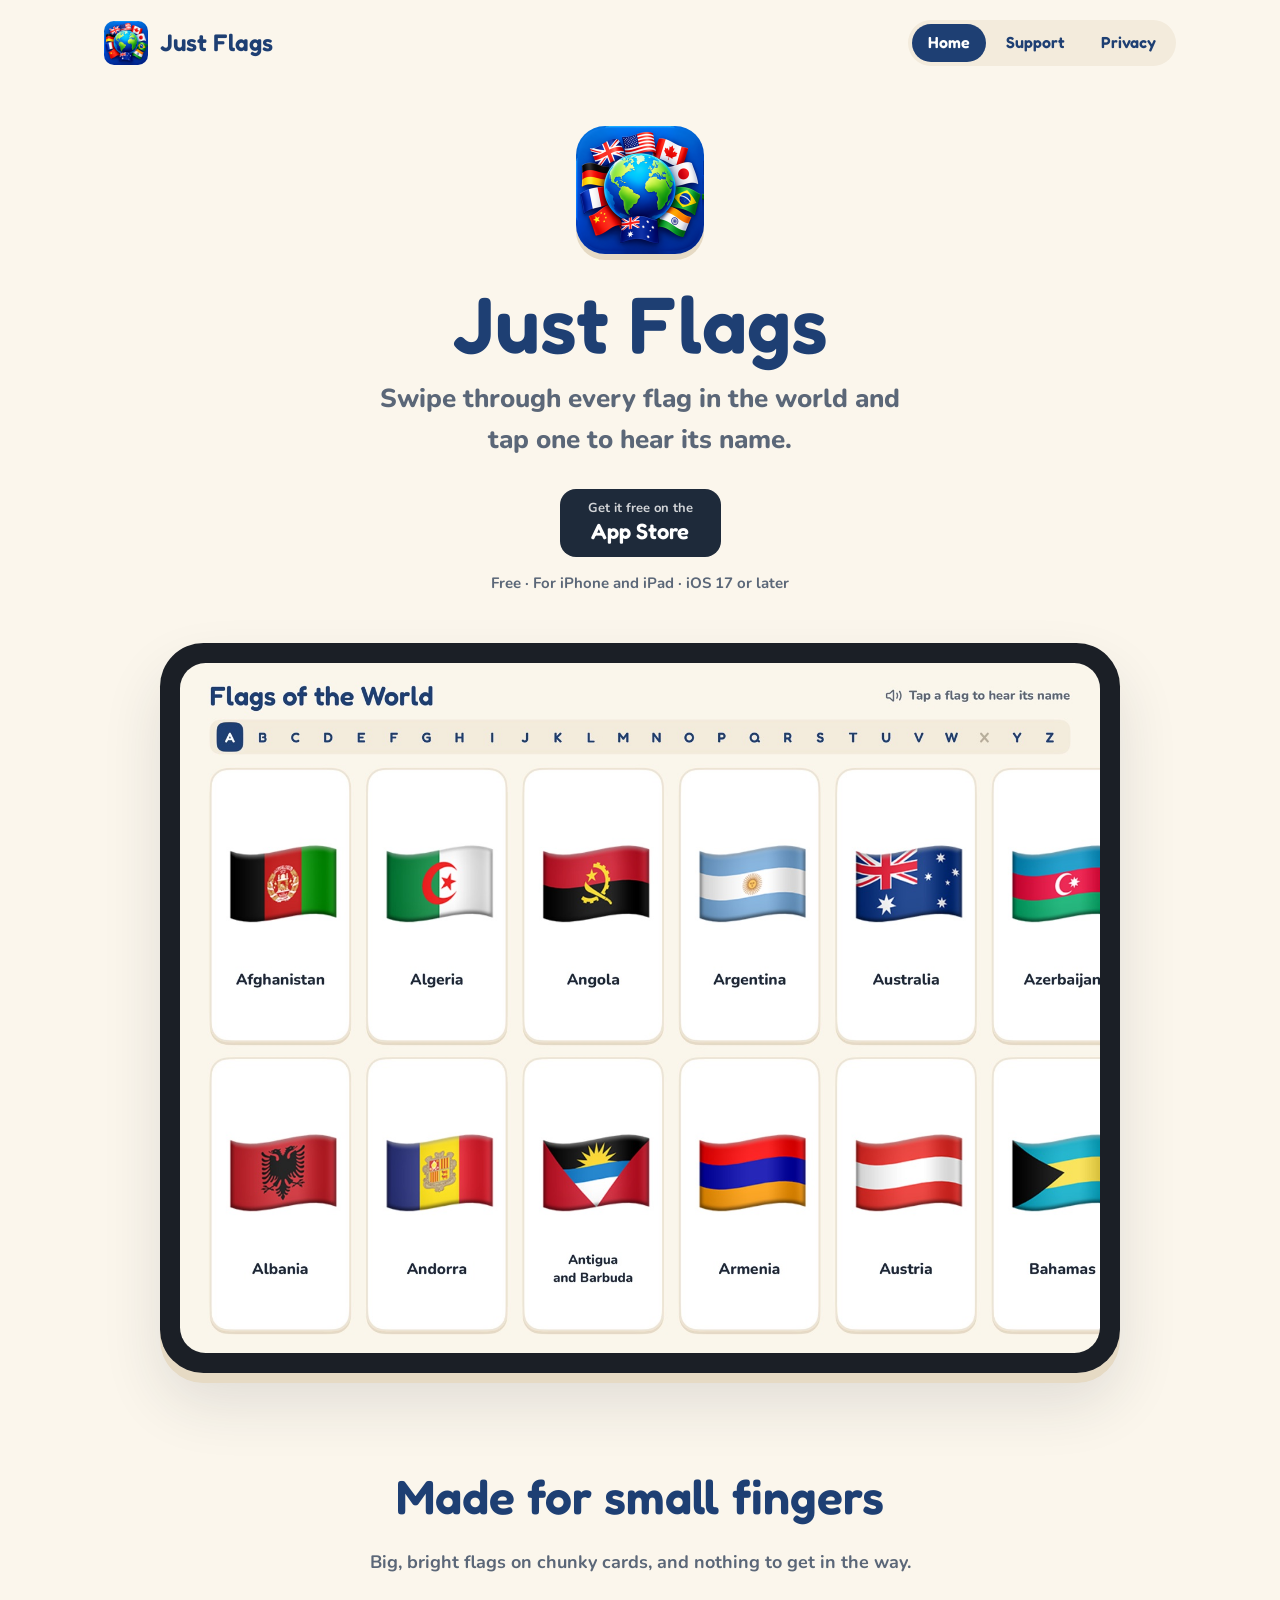
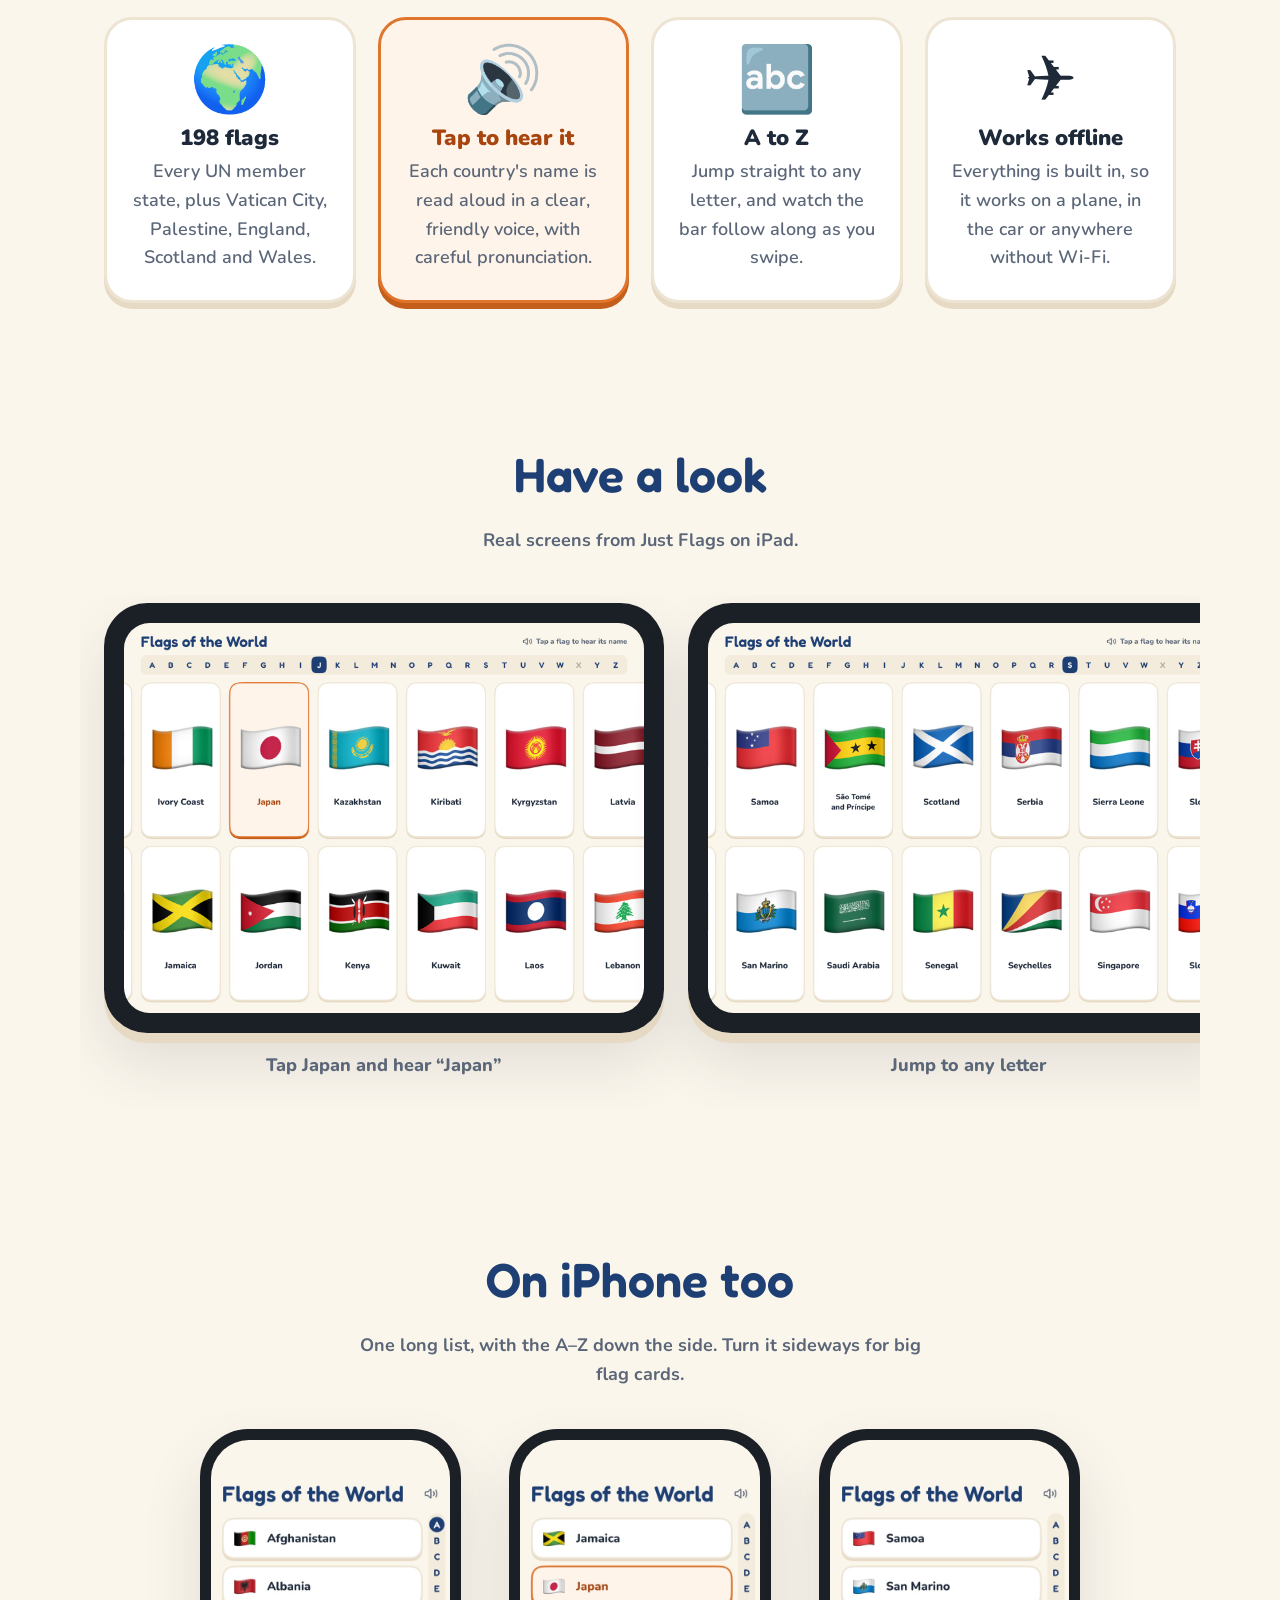
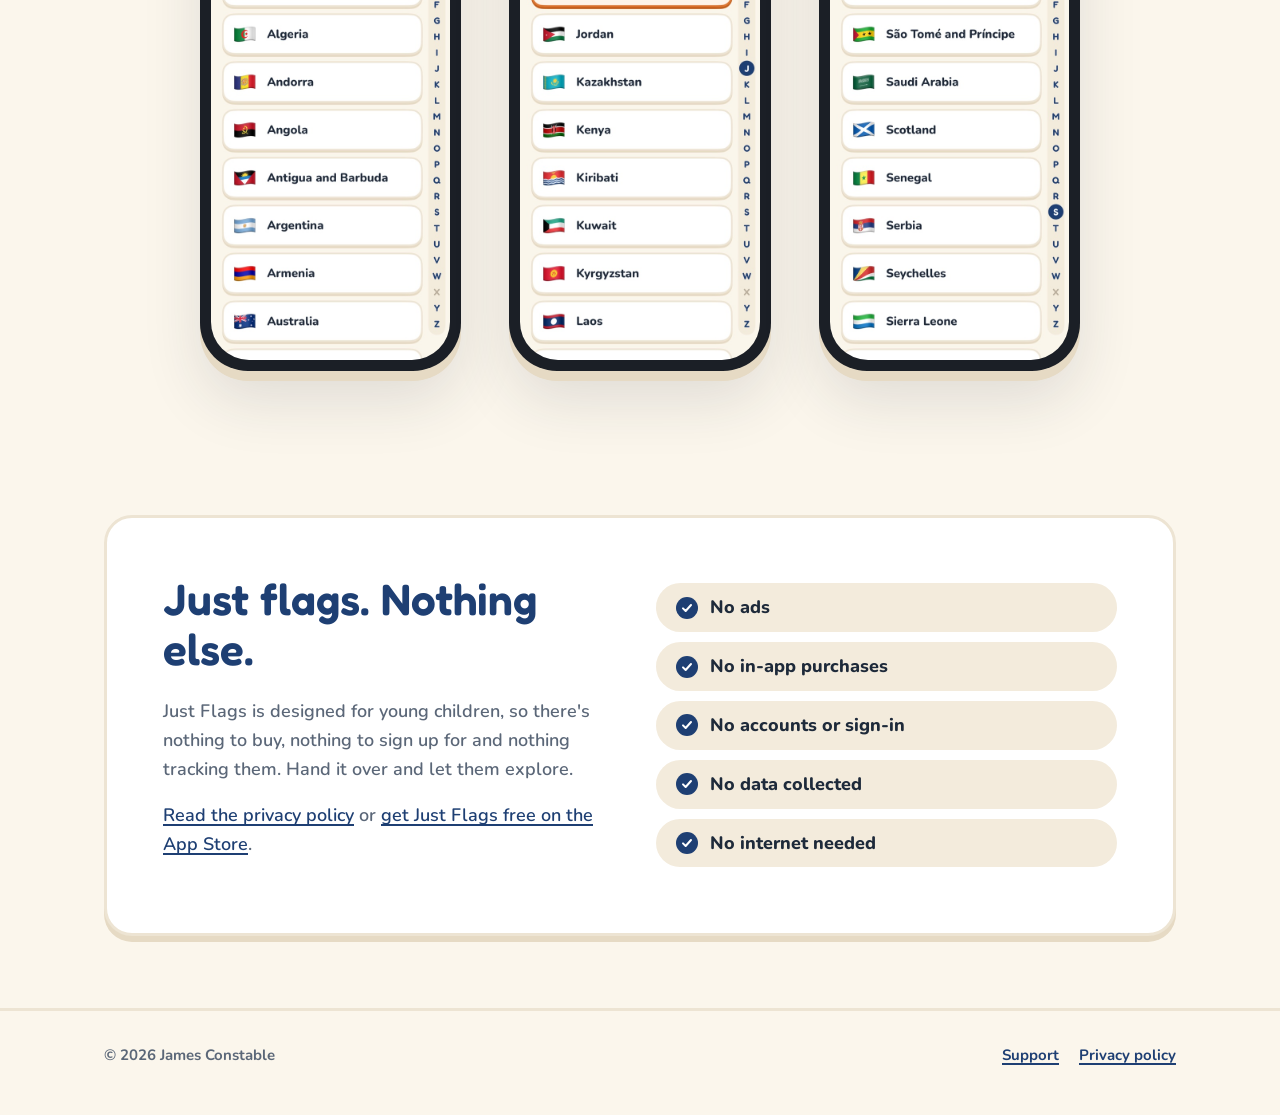
<file: index.html>
<!doctype html>
<html lang="en-GB">
<head>
  <meta charset="utf-8">
  <meta name="viewport" content="width=device-width, initial-scale=1">
  <title>Just Flags – Learn the flags of the world</title>
  <meta name="description" content="Just Flags is an app for iPhone and iPad that helps young children learn the flags of the world. Swipe through all 198 flags and tap one to hear its name. No ads, no accounts, no data collected.">
  <meta property="og:title" content="Just Flags – Learn the flags of the world">
  <meta property="og:description" content="Swipe through every flag in the world and tap to hear its name. An app for iPhone and iPad for young children, with no ads and no data collected.">
  <meta property="og:type" content="website">
  <meta property="og:image" content="assets/screenshots/home.jpg">
  <meta name="apple-itunes-app" content="app-id=6826595814">
  <meta name="theme-color" content="#fbf6ec">
  <link rel="icon" href="favicon.png" type="image/png">
  <link rel="apple-touch-icon" href="apple-touch-icon.png">
  <link rel="stylesheet" href="assets/site.css">
</head>
<body>
  <header class="site-header">
    <div class="wrap">
      <a class="brand" href="./"><img src="assets/icon-256.png" alt="">Just Flags</a>
      <nav class="nav" aria-label="Main">
        <a href="./" aria-current="page">Home</a>
        <a href="support.html">Support</a>
        <a href="privacy.html">Privacy</a>
      </nav>
    </div>
  </header>

  <main>
    <div class="hero">
      <div class="wrap">
        <img class="hero-icon" src="assets/icon-256.png" alt="Just Flags app icon" width="128" height="128">
        <h1>Just Flags</h1>
        <p class="lede">Swipe through every flag in the world and tap one to hear its name.</p>
        <a class="store" id="app-store" href="https://apps.apple.com/app/id6826595814">
          <small>Get it free on the</small>
          <span>App Store</span>
        </a>
        <p class="hero-note">Free · For iPhone and iPad · iOS 17 or later</p>
        <div class="hero-device ipad">
          <img src="assets/screenshots/home.jpg" alt="Just Flags on iPad: a grid of flag cards starting with Afghanistan, under an A to Z bar" width="1600" height="1200">
        </div>
      </div>
    </div>

    <section aria-labelledby="features">
      <div class="wrap">
        <h2 class="section-title" id="features">Made for small fingers</h2>
        <p class="section-lede">Big, bright flags on chunky cards, and nothing to get in the way.</p>
        <div class="cards">
          <div class="card">
            <div class="emoji" aria-hidden="true">🌍</div>
            <h3>198 flags</h3>
            <p>Every UN member state, plus Vatican City, Palestine, England, Scotland and Wales.</p>
          </div>
          <div class="card highlight">
            <div class="emoji" aria-hidden="true">🔊</div>
            <h3>Tap to hear it</h3>
            <p>Each country's name is read aloud in a clear, friendly voice, with careful pronunciation.</p>
          </div>
          <div class="card">
            <div class="emoji" aria-hidden="true">🔤</div>
            <h3>A to Z</h3>
            <p>Jump straight to any letter, and watch the bar follow along as you swipe.</p>
          </div>
          <div class="card">
            <div class="emoji" aria-hidden="true">✈️</div>
            <h3>Works offline</h3>
            <p>Everything is built in, so it works on a plane, in the car or anywhere without Wi-Fi.</p>
          </div>
        </div>
      </div>
    </section>

    <section aria-labelledby="screens">
      <div class="wrap">
        <h2 class="section-title" id="screens">Have a look</h2>
        <p class="section-lede">Real screens from Just Flags on iPad.</p>
        <div class="gallery" tabindex="0" aria-label="Screenshots">
          <figure>
            <div class="ipad"><img src="assets/screenshots/tap-japan.jpg" alt="The Japan card highlighted in orange after being tapped" width="1600" height="1200"></div>
            <figcaption>Tap Japan and hear “Japan”</figcaption>
          </figure>
          <figure>
            <div class="ipad"><img src="assets/screenshots/jump-s.jpg" alt="The grid scrolled to countries starting with S, with S highlighted in the A to Z bar" width="1600" height="1200"></div>
            <figcaption>Jump to any letter</figcaption>
          </figure>
          <figure>
            <div class="ipad"><img src="assets/screenshots/tap-united-kingdom.jpg" alt="The United Kingdom card highlighted, next to Ukraine, Uruguay and the United States" width="1600" height="1200"></div>
            <figcaption>From Tuvalu to Vietnam</figcaption>
          </figure>
          <figure>
            <div class="ipad"><img src="assets/screenshots/jump-w.jpg" alt="The grid scrolled to Wales, Yemen, Zambia and Zimbabwe" width="1600" height="1200"></div>
            <figcaption>England, Scotland and Wales too</figcaption>
          </figure>
        </div>
      </div>
    </section>

    <section aria-labelledby="iphone">
      <div class="wrap">
        <h2 class="section-title" id="iphone">On iPhone too</h2>
        <p class="section-lede">One long list, with the A–Z down the side. Turn it sideways for big flag cards.</p>
        <div class="phones" tabindex="0" aria-label="iPhone screenshots">
          <figure>
            <div class="iphone"><img src="assets/screenshots/iphone-home.jpg" alt="Just Flags on iPhone: a list of flags starting with Afghanistan, with an A to Z strip down the right" width="600" height="1303"></div>
          </figure>
          <figure>
            <div class="iphone"><img src="assets/screenshots/iphone-tap-japan.jpg" alt="Japan highlighted in orange in the list after being tapped, with J highlighted in the A to Z strip" width="600" height="1303"></div>
          </figure>
          <figure>
            <div class="iphone"><img src="assets/screenshots/iphone-jump-s.jpg" alt="The list jumped to countries starting with S" width="600" height="1303"></div>
          </figure>
        </div>
      </div>
    </section>

    <section aria-labelledby="promise">
      <div class="wrap">
        <div class="promise">
          <div>
            <h2 id="promise">Just flags. Nothing else.</h2>
            <p>Just Flags is designed for young children, so there's nothing to buy, nothing to sign up for and nothing tracking them. Hand it over and let them explore.</p>
            <p><a href="privacy.html">Read the privacy policy</a> or <a href="https://apps.apple.com/app/id6826595814">get Just Flags free on the App Store</a>.</p>
          </div>
          <ul class="checks">
            <li>No ads</li>
            <li>No in-app purchases</li>
            <li>No accounts or sign-in</li>
            <li>No data collected</li>
            <li>No internet needed</li>
          </ul>
        </div>
      </div>
    </section>
  </main>

  <footer class="site-footer">
    <div class="wrap">
      <span>© 2026 James Constable</span>
      <nav aria-label="Footer">
        <a href="support.html">Support</a>
        <a href="privacy.html">Privacy policy</a>
      </nav>
    </div>
  </footer>
</body>
</html>
</file>
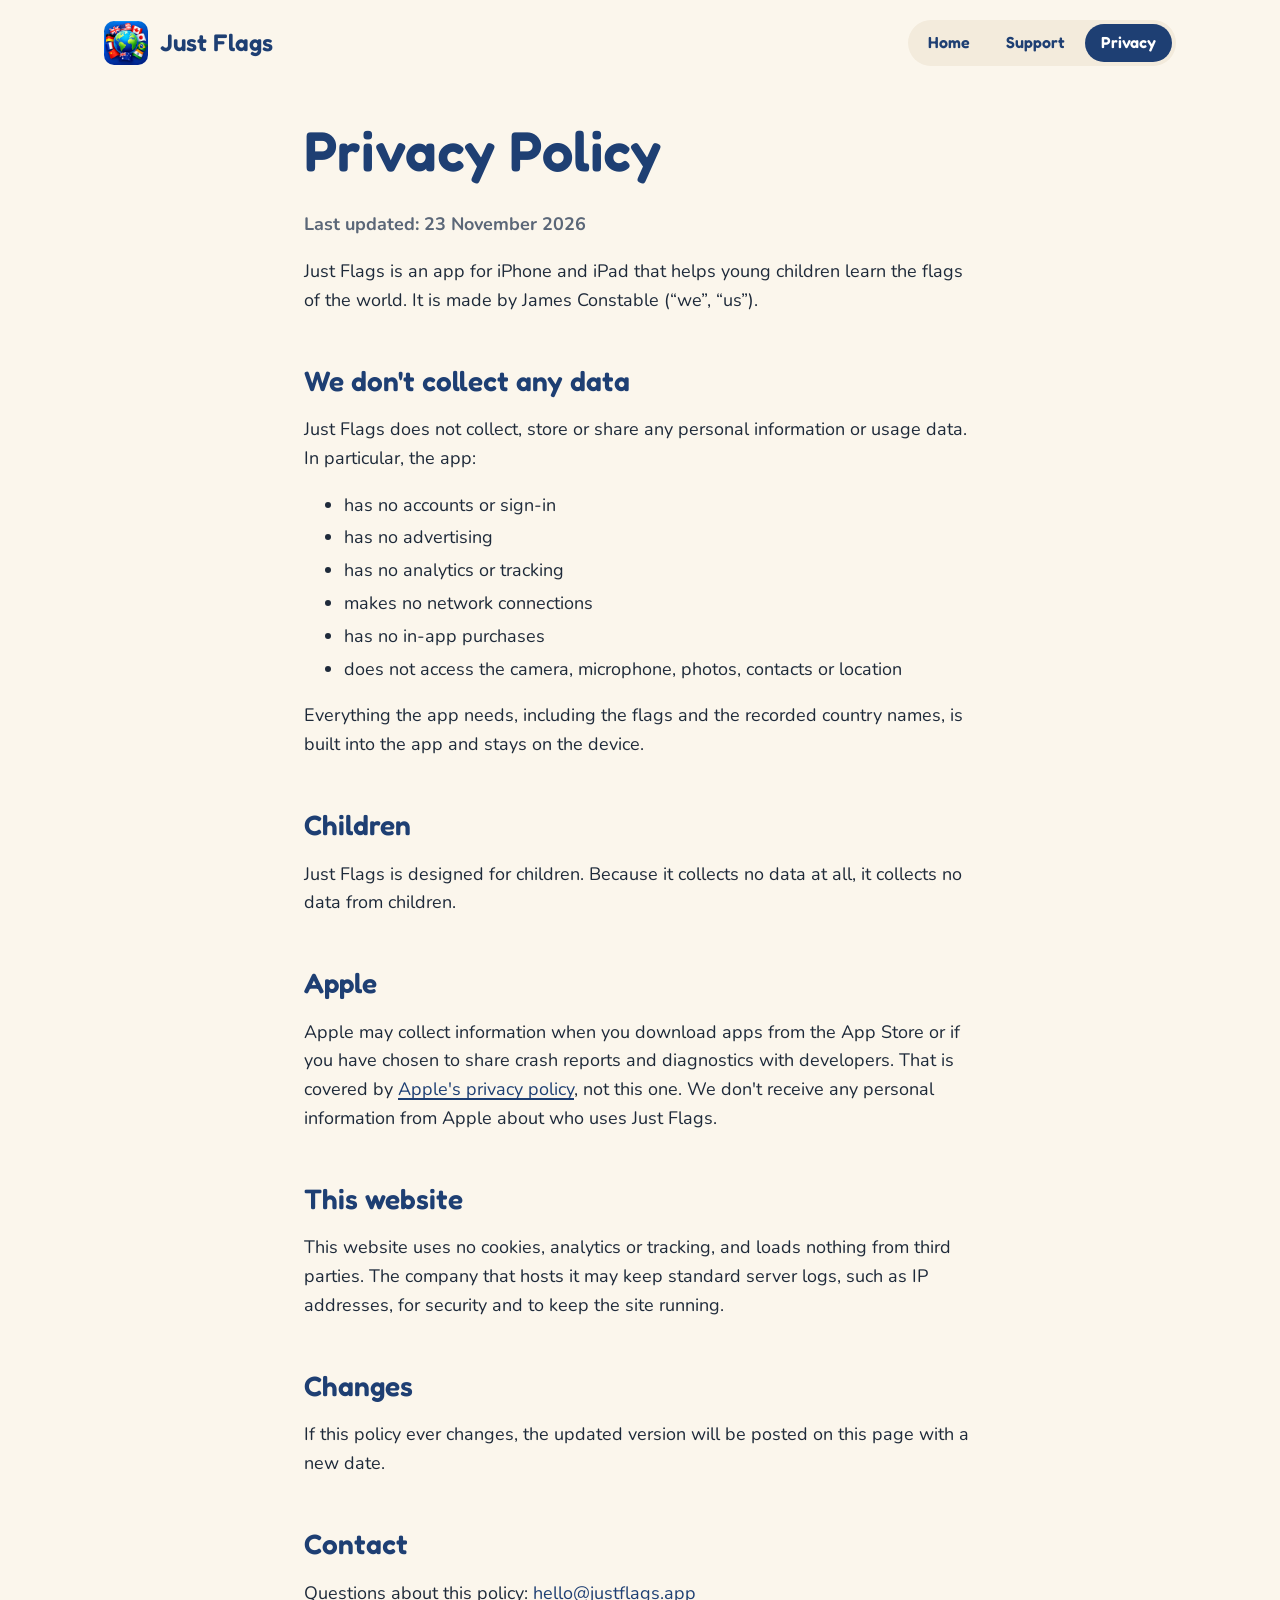
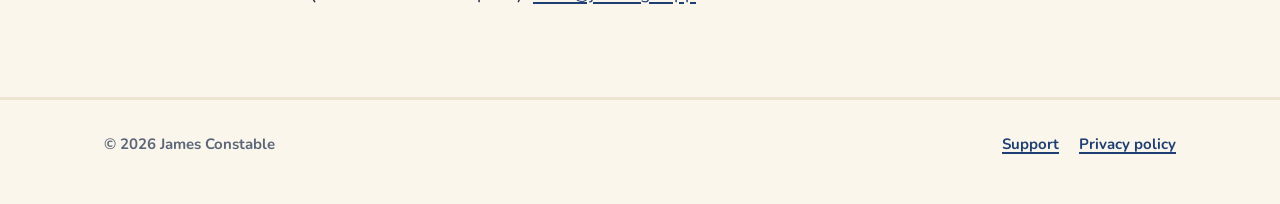
<file: privacy.html>
<!doctype html>
<html lang="en-GB">
<head>
  <meta charset="utf-8">
  <meta name="viewport" content="width=device-width, initial-scale=1">
  <title>Privacy Policy – Just Flags</title>
  <meta name="description" content="Just Flags collects no data. No accounts, no ads, no analytics and no network connections.">
  <meta name="apple-itunes-app" content="app-id=6826595814">
  <meta name="theme-color" content="#fbf6ec">
  <link rel="icon" href="favicon.png" type="image/png">
  <link rel="apple-touch-icon" href="apple-touch-icon.png">
  <link rel="stylesheet" href="assets/site.css">
</head>
<body>
  <header class="site-header">
    <div class="wrap">
      <a class="brand" href="./"><img src="assets/icon-256.png" alt="">Just Flags</a>
      <nav class="nav" aria-label="Main">
        <a href="./">Home</a>
        <a href="support.html">Support</a>
        <a href="privacy.html" aria-current="page">Privacy</a>
      </nav>
    </div>
  </header>

  <main class="prose">
    <h1>Privacy Policy</h1>
    <p class="updated">Last updated: 23 November 2026</p>

    <p>Just Flags is an app for iPhone and iPad that helps young children learn the flags of the world. It is made by James Constable (“we”, “us”).</p>

    <h2>We don't collect any data</h2>
    <p>Just Flags does not collect, store or share any personal information or usage data. In particular, the app:</p>
    <ul>
      <li>has no accounts or sign-in</li>
      <li>has no advertising</li>
      <li>has no analytics or tracking</li>
      <li>makes no network connections</li>
      <li>has no in-app purchases</li>
      <li>does not access the camera, microphone, photos, contacts or location</li>
    </ul>
    <p>Everything the app needs, including the flags and the recorded country names, is built into the app and stays on the device.</p>

    <h2>Children</h2>
    <p>Just Flags is designed for children. Because it collects no data at all, it collects no data from children.</p>

    <h2>Apple</h2>
    <p>Apple may collect information when you download apps from the App Store or if you have chosen to share crash reports and diagnostics with developers. That is covered by <a href="https://www.apple.com/legal/privacy/">Apple's privacy policy</a>, not this one. We don't receive any personal information from Apple about who uses Just Flags.</p>

    <h2>This website</h2>
    <p>This website uses no cookies, analytics or tracking, and loads nothing from third parties. The company that hosts it may keep standard server logs, such as IP addresses, for security and to keep the site running.</p>

    <h2>Changes</h2>
    <p>If this policy ever changes, the updated version will be posted on this page with a new date.</p>

    <h2>Contact</h2>
    <p>Questions about this policy: <a href="mailto:hello@justflags.app">hello@justflags.app</a></p>
  </main>

  <footer class="site-footer">
    <div class="wrap">
      <span>© 2026 James Constable</span>
      <nav aria-label="Footer">
        <a href="support.html">Support</a>
        <a href="privacy.html">Privacy policy</a>
      </nav>
    </div>
  </footer>
</body>
</html>
</file>
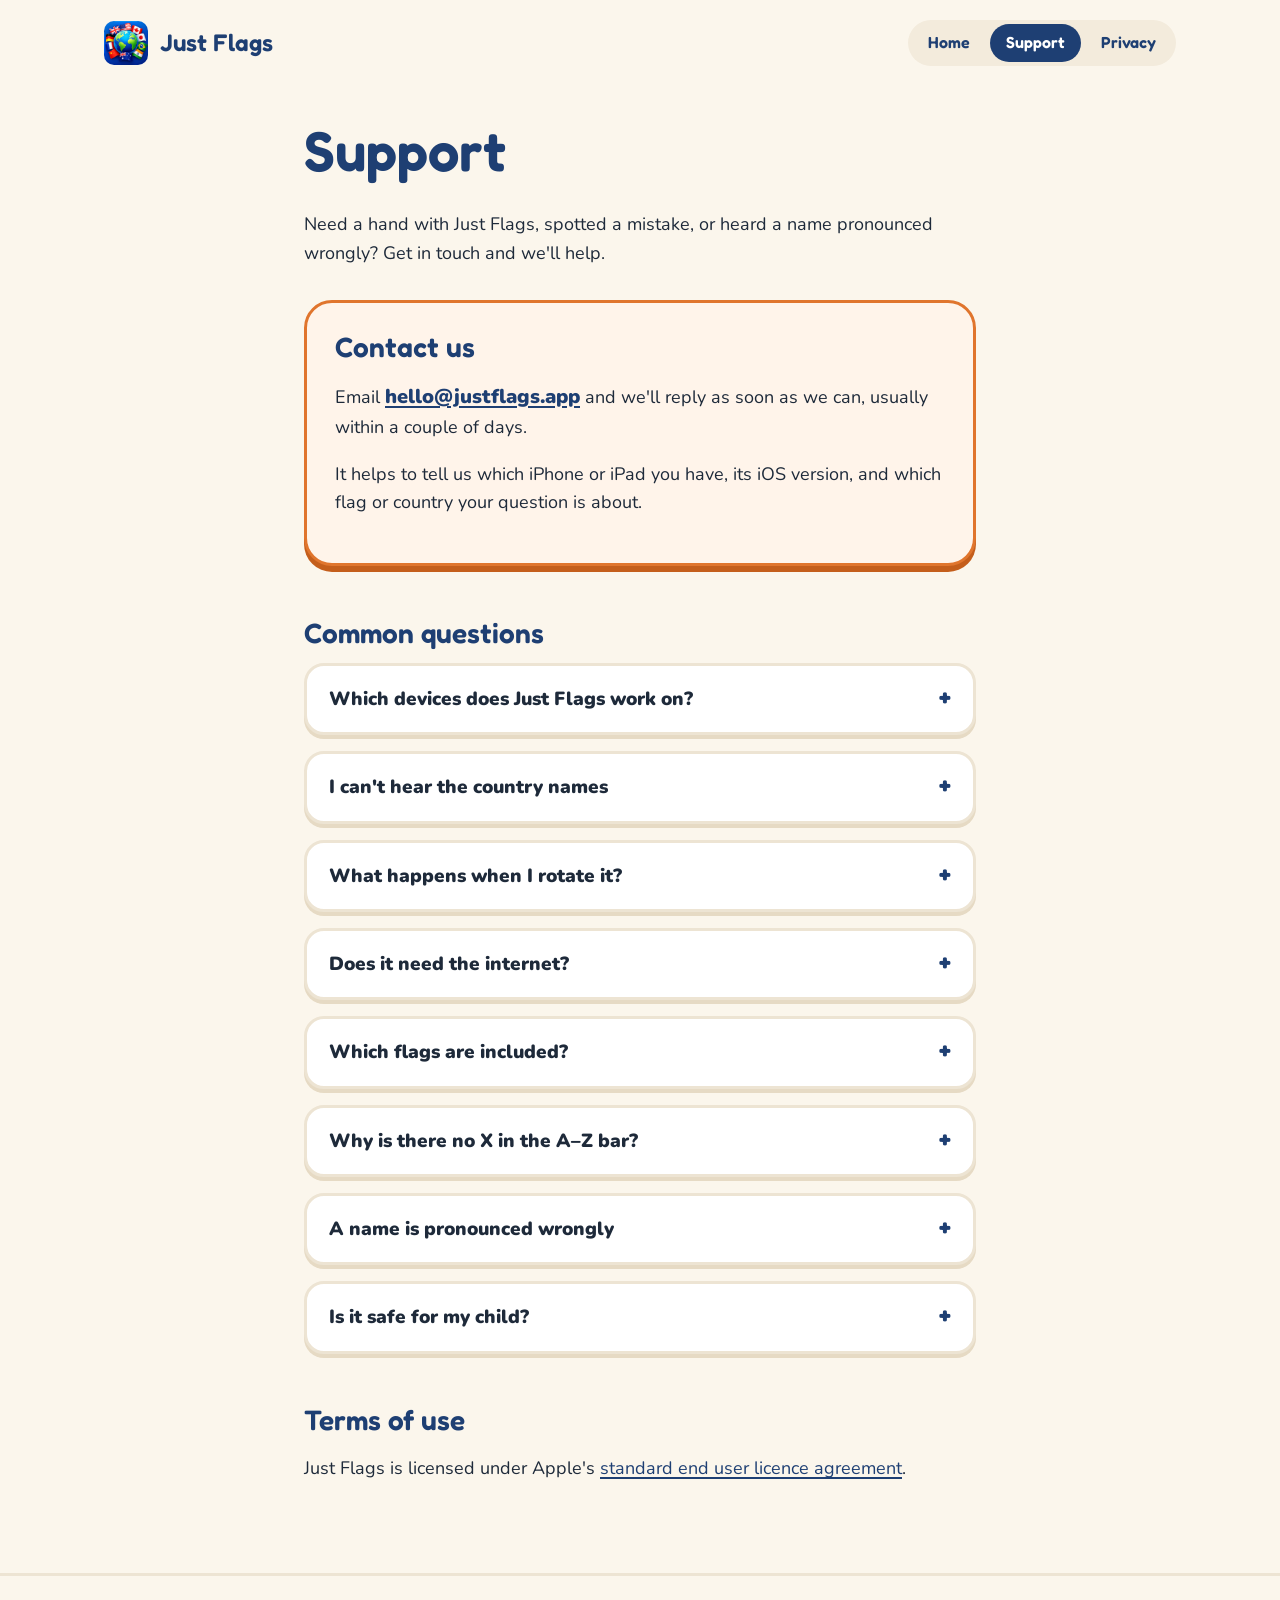
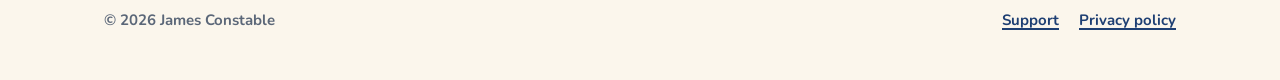
<file: support.html>
<!doctype html>
<html lang="en-GB">
<head>
  <meta charset="utf-8">
  <meta name="viewport" content="width=device-width, initial-scale=1">
  <title>Support – Just Flags</title>
  <meta name="description" content="Help with Just Flags, the app for iPhone and iPad for learning the flags of the world.">
  <meta name="apple-itunes-app" content="app-id=6826595814">
  <meta name="theme-color" content="#fbf6ec">
  <link rel="icon" href="favicon.png" type="image/png">
  <link rel="apple-touch-icon" href="apple-touch-icon.png">
  <link rel="stylesheet" href="assets/site.css">
</head>
<body>
  <header class="site-header">
    <div class="wrap">
      <a class="brand" href="./"><img src="assets/icon-256.png" alt="">Just Flags</a>
      <nav class="nav" aria-label="Main">
        <a href="./">Home</a>
        <a href="support.html" aria-current="page">Support</a>
        <a href="privacy.html">Privacy</a>
      </nav>
    </div>
  </header>

  <main class="prose">
    <h1>Support</h1>
    <p>Need a hand with Just Flags, spotted a mistake, or heard a name pronounced wrongly? Get in touch and we'll help.</p>

    <div class="contact">
      <h2>Contact us</h2>
      <p>Email <a href="mailto:hello@justflags.app?subject=Just%20Flags%20support">hello@justflags.app</a> and we'll reply as soon as we can, usually within a couple of days.</p>
      <p>It helps to tell us which iPhone or iPad you have, its iOS version, and which flag or country your question is about.</p>
    </div>

    <h2>Common questions</h2>
    <div class="faq">
      <details>
        <summary>Which devices does Just Flags work on?</summary>
        <p>Just Flags works on iPhone and iPad with iOS or iPadOS 17 or later. It isn't available for Mac. You can <a href="https://apps.apple.com/app/id6826595814">get it free on the App Store</a>.</p>
      </details>
      <details>
        <summary>I can't hear the country names</summary>
        <p>Turn the volume up with the buttons on the side of your iPhone or iPad, and check it isn't connected to Bluetooth headphones or a speaker you've forgotten about. Names play even when it's set to silent. If you still can't hear anything, try closing Just Flags and opening it again.</p>
      </details>
      <details>
        <summary>What happens when I rotate it?</summary>
        <p>On iPad, Just Flags stays in landscape to give the flags as much room as possible, and flips if you turn the iPad upside down. On iPhone, hold it upright for one long list with the A–Z down the side, or turn it sideways for big flag cards.</p>
      </details>
      <details>
        <summary>Does it need the internet?</summary>
        <p>No. Every flag and every spoken name is built into the app, so it works anywhere, including on a plane.</p>
      </details>
      <details>
        <summary>Which flags are included?</summary>
        <p>All 193 UN member states, plus Vatican City, Palestine, England, Scotland and Wales, giving 198 flags in alphabetical order.</p>
      </details>
      <details>
        <summary>Why is there no X in the A–Z bar?</summary>
        <p>There's an X button, but no country name starts with X, so it's faded out.</p>
      </details>
      <details>
        <summary>A name is pronounced wrongly</summary>
        <p>Please email us with the country and how it should sound, and we'll fix it in a future update.</p>
      </details>
      <details>
        <summary>Is it safe for my child?</summary>
        <p>Yes. There are no ads, no purchases, no accounts, no links out of the app and no data collected. See the <a href="privacy.html">privacy policy</a> for details.</p>
      </details>
    </div>

    <h2>Terms of use</h2>
    <p>Just Flags is licensed under Apple's <a href="https://www.apple.com/legal/internet-services/itunes/dev/stdeula/">standard end user licence agreement</a>.</p>
  </main>

  <footer class="site-footer">
    <div class="wrap">
      <span>© 2026 James Constable</span>
      <nav aria-label="Footer">
        <a href="support.html">Support</a>
        <a href="privacy.html">Privacy policy</a>
      </nav>
    </div>
  </footer>
</body>
</html>
</file>
<file: assets/site.css>
@font-face {
  font-family: "Fredoka";
  src: url("fonts/Fredoka.ttf") format("truetype");
  font-weight: 300 700;
  font-display: swap;
}

@font-face {
  font-family: "Nunito";
  src: url("fonts/Nunito.ttf") format("truetype");
  font-weight: 200 1000;
  font-display: swap;
}

:root {
  --bg: #fbf6ec;
  --card: #ffffff;
  --card-border: #ede4d3;
  --ledge: #e6dac4;
  --pill: #f3ebdc;
  --navy: #1e3f73;
  --ink: #1e2a3a;
  --muted: #5b6778;
  --orange: #e0752d;
  --orange-fill: #fff4ea;
  --orange-text: #a8450f;
  --orange-ledge: #c45e1b;
  --radius: 28px;
  --max: 1120px;
  --display: "Fredoka", ui-rounded, "SF Pro Rounded", system-ui, sans-serif;
  --body: "Nunito", ui-rounded, system-ui, -apple-system, sans-serif;
}

*,
*::before,
*::after {
  box-sizing: border-box;
}

html {
  -webkit-text-size-adjust: 100%;
}

body {
  margin: 0;
  background: var(--bg);
  color: var(--ink);
  font-family: var(--body);
  font-size: 18px;
  line-height: 1.6;
}

img {
  max-width: 100%;
  height: auto;
  display: block;
}

a {
  color: var(--navy);
  text-decoration-thickness: 2px;
  text-underline-offset: 3px;
}

a:hover {
  color: var(--orange-text);
}

:focus-visible {
  outline: 3px solid var(--orange);
  outline-offset: 3px;
  border-radius: 6px;
}

h1,
h2,
h3 {
  font-family: var(--display);
  font-weight: 600;
  color: var(--navy);
  line-height: 1.15;
  margin: 0 0 0.5em;
}

.wrap {
  max-width: var(--max);
  margin: 0 auto;
  padding: 0 24px;
}

/* Header */

.site-header {
  padding: 20px 0;
}

.site-header .wrap {
  display: flex;
  align-items: center;
  justify-content: space-between;
  gap: 16px;
  flex-wrap: wrap;
}

.brand {
  display: flex;
  align-items: center;
  gap: 12px;
  font-family: var(--display);
  font-weight: 600;
  font-size: 24px;
  color: var(--navy);
  text-decoration: none;
}

.brand img {
  width: 44px;
  height: 44px;
  border-radius: 10px;
}

.nav {
  display: flex;
  gap: 4px;
  background: var(--pill);
  border-radius: 999px;
  padding: 4px;
}

.nav a {
  font-family: var(--display);
  font-weight: 600;
  font-size: 16px;
  text-decoration: none;
  padding: 6px 16px;
  border-radius: 999px;
}

.nav a[aria-current="page"] {
  background: var(--navy);
  color: #fff;
}

/* Hero */

.hero {
  padding: 40px 0 24px;
  text-align: center;
}

.hero-icon {
  width: 128px;
  height: 128px;
  margin: 0 auto 24px;
  border-radius: 29px;
  box-shadow: 0 6px 0 var(--ledge);
}

.hero h1 {
  font-size: clamp(44px, 8vw, 80px);
  margin-bottom: 8px;
}

.hero .lede {
  font-size: clamp(20px, 2.6vw, 26px);
  font-weight: 800;
  color: var(--muted);
  max-width: 34ch;
  margin: 0 auto 28px;
}

.store {
  display: inline-flex;
  flex-direction: column;
  align-items: center;
  gap: 2px;
  background: var(--ink);
  color: #fff;
  border-radius: 16px;
  padding: 12px 28px;
  text-decoration: none;
  line-height: 1.2;
}

.store small {
  font-size: 13px;
  font-weight: 700;
  opacity: 0.8;
}

.store span {
  font-family: var(--display);
  font-weight: 600;
  font-size: 22px;
}

.store:hover {
  color: #fff;
  background: var(--navy);
}

.hero-note {
  margin-top: 14px;
  font-size: 15px;
  font-weight: 700;
  color: var(--muted);
}

/* iPad frame */

.ipad {
  background: #1b1f26;
  border-radius: clamp(18px, 3.4vw, 44px);
  padding: clamp(8px, 1.6vw, 20px);
  box-shadow: 0 10px 0 var(--ledge), 0 30px 60px rgba(30, 42, 58, 0.12);
}

.ipad img {
  border-radius: clamp(10px, 2vw, 26px);
  aspect-ratio: 4 / 3;
  width: 100%;
}

.hero-device {
  max-width: 960px;
  margin: 48px auto 0;
}

/* Sections */

section {
  padding: 72px 0;
}

.section-title {
  text-align: center;
  font-size: clamp(32px, 5vw, 48px);
}

.section-lede {
  text-align: center;
  color: var(--muted);
  font-weight: 700;
  max-width: 52ch;
  margin: 0 auto 40px;
}

/* Cards, styled like the flag cards in the app */

.cards {
  display: grid;
  grid-template-columns: repeat(auto-fit, minmax(240px, 1fr));
  gap: 22px;
}

.card {
  background: var(--card);
  border: 3px solid var(--card-border);
  border-radius: var(--radius);
  box-shadow: 0 6px 0 var(--ledge);
  padding: 28px 24px;
  text-align: center;
}

.card .emoji {
  font-size: 64px;
  line-height: 1;
  margin-bottom: 14px;
}

.card h3 {
  font-family: var(--body);
  font-weight: 900;
  font-size: 22px;
  color: var(--ink);
  margin-bottom: 6px;
}

.card p {
  margin: 0;
  color: var(--muted);
  font-weight: 600;
}

.card.highlight {
  border-color: var(--orange);
  background: var(--orange-fill);
  box-shadow: 0 6px 0 var(--orange-ledge);
}

.card.highlight h3 {
  color: var(--orange-text);
}

/* Promise list */

.promise {
  background: var(--card);
  border: 3px solid var(--card-border);
  border-radius: var(--radius);
  box-shadow: 0 6px 0 var(--ledge);
  padding: clamp(28px, 5vw, 56px);
  display: grid;
  grid-template-columns: 1fr 1fr;
  gap: 32px;
  align-items: center;
}

.promise h2 {
  font-size: clamp(30px, 4.4vw, 44px);
}

.promise p {
  color: var(--muted);
  font-weight: 600;
}

.checks {
  list-style: none;
  padding: 0;
  margin: 0;
  display: grid;
  gap: 10px;
}

.checks li {
  display: flex;
  align-items: center;
  gap: 12px;
  background: var(--pill);
  border-radius: 999px;
  padding: 10px 20px;
  font-weight: 800;
}

.checks li::before {
  content: "";
  flex: none;
  width: 22px;
  height: 22px;
  border-radius: 50%;
  background: var(--navy) url("data:image/svg+xml,%3Csvg xmlns='http://www.w3.org/2000/svg' viewBox='0 0 24 24'%3E%3Cpath d='M6 12.5l4 4 8-9' fill='none' stroke='white' stroke-width='3' stroke-linecap='round' stroke-linejoin='round'/%3E%3C/svg%3E") center / 16px no-repeat;
}

/* Gallery */

.gallery {
  display: grid;
  grid-auto-flow: column;
  grid-auto-columns: min(78%, 560px);
  gap: 24px;
  overflow-x: auto;
  scroll-snap-type: x mandatory;
  padding: 8px 24px 28px;
  margin: 0 -24px;
  scrollbar-width: none;
}

.gallery::-webkit-scrollbar {
  display: none;
}

.gallery figure {
  margin: 0;
  scroll-snap-align: center;
}

.gallery figcaption {
  text-align: center;
  font-weight: 800;
  color: var(--muted);
  margin-top: 18px;
}

/* iPhone row */

.phones {
  display: grid;
  grid-template-columns: repeat(3, 1fr);
  gap: clamp(20px, 4vw, 48px);
  max-width: 880px;
  margin: 0 auto;
}

.phones figure {
  margin: 0;
}

.iphone {
  background: #1b1f26;
  border-radius: clamp(28px, 4.4vw, 48px);
  padding: clamp(7px, 1vw, 11px);
  box-shadow: 0 10px 0 var(--ledge), 0 30px 60px rgba(30, 42, 58, 0.12);
}

.iphone img {
  border-radius: clamp(21px, 3.4vw, 38px);
  aspect-ratio: 1320 / 2868;
  width: 100%;
}

/* Prose pages */

.prose {
  max-width: 720px;
  margin: 0 auto;
  padding: 32px 24px 72px;
}

.prose h1 {
  font-size: clamp(38px, 6vw, 56px);
}

.prose h2 {
  font-size: 28px;
  margin-top: 1.8em;
}

.prose .updated {
  color: var(--muted);
  font-weight: 700;
}

.prose li {
  margin-bottom: 4px;
}

.faq details {
  background: var(--card);
  border: 3px solid var(--card-border);
  border-radius: 20px;
  box-shadow: 0 4px 0 var(--ledge);
  padding: 4px 22px;
  margin-bottom: 16px;
}

.faq summary {
  cursor: pointer;
  font-weight: 900;
  font-size: 19px;
  padding: 14px 0;
  list-style: none;
}

.faq summary::-webkit-details-marker {
  display: none;
}

.faq summary::after {
  content: "+";
  float: right;
  font-family: var(--display);
  color: var(--navy);
  font-size: 24px;
  line-height: 1;
}

.faq details[open] summary::after {
  content: "–";
}

.contact {
  background: var(--orange-fill);
  border: 3px solid var(--orange);
  border-radius: var(--radius);
  box-shadow: 0 6px 0 var(--orange-ledge);
  padding: 28px;
  margin: 32px 0;
}

.contact h2 {
  margin-top: 0;
}

.contact a {
  font-weight: 900;
  font-size: 20px;
  word-break: break-all;
}

/* Footer */

.site-footer {
  border-top: 3px solid var(--card-border);
  padding: 32px 0 48px;
  color: var(--muted);
  font-size: 15px;
  font-weight: 700;
}

.site-footer .wrap {
  display: flex;
  justify-content: space-between;
  gap: 16px;
  flex-wrap: wrap;
}

.site-footer nav {
  display: flex;
  gap: 20px;
}

@media (max-width: 720px) {
  body {
    font-size: 17px;
  }

  .wrap {
    padding: 0 16px;
  }

  .gallery {
    margin: 0 -16px;
    padding: 8px 16px 28px;
  }

  .phones {
    grid-template-columns: none;
    grid-auto-flow: column;
    grid-auto-columns: 62%;
    gap: 20px;
    overflow-x: auto;
    scroll-snap-type: x mandatory;
    scrollbar-width: none;
    margin: 0 -16px;
    padding: 8px 16px 28px;
  }

  .phones::-webkit-scrollbar {
    display: none;
  }

  .phones figure {
    scroll-snap-align: center;
  }

  .prose {
    padding: 24px 16px 56px;
  }

  .promise {
    grid-template-columns: 1fr;
  }

  section {
    padding: 52px 0;
  }

  .site-header .wrap {
    justify-content: center;
  }
}
</file>
